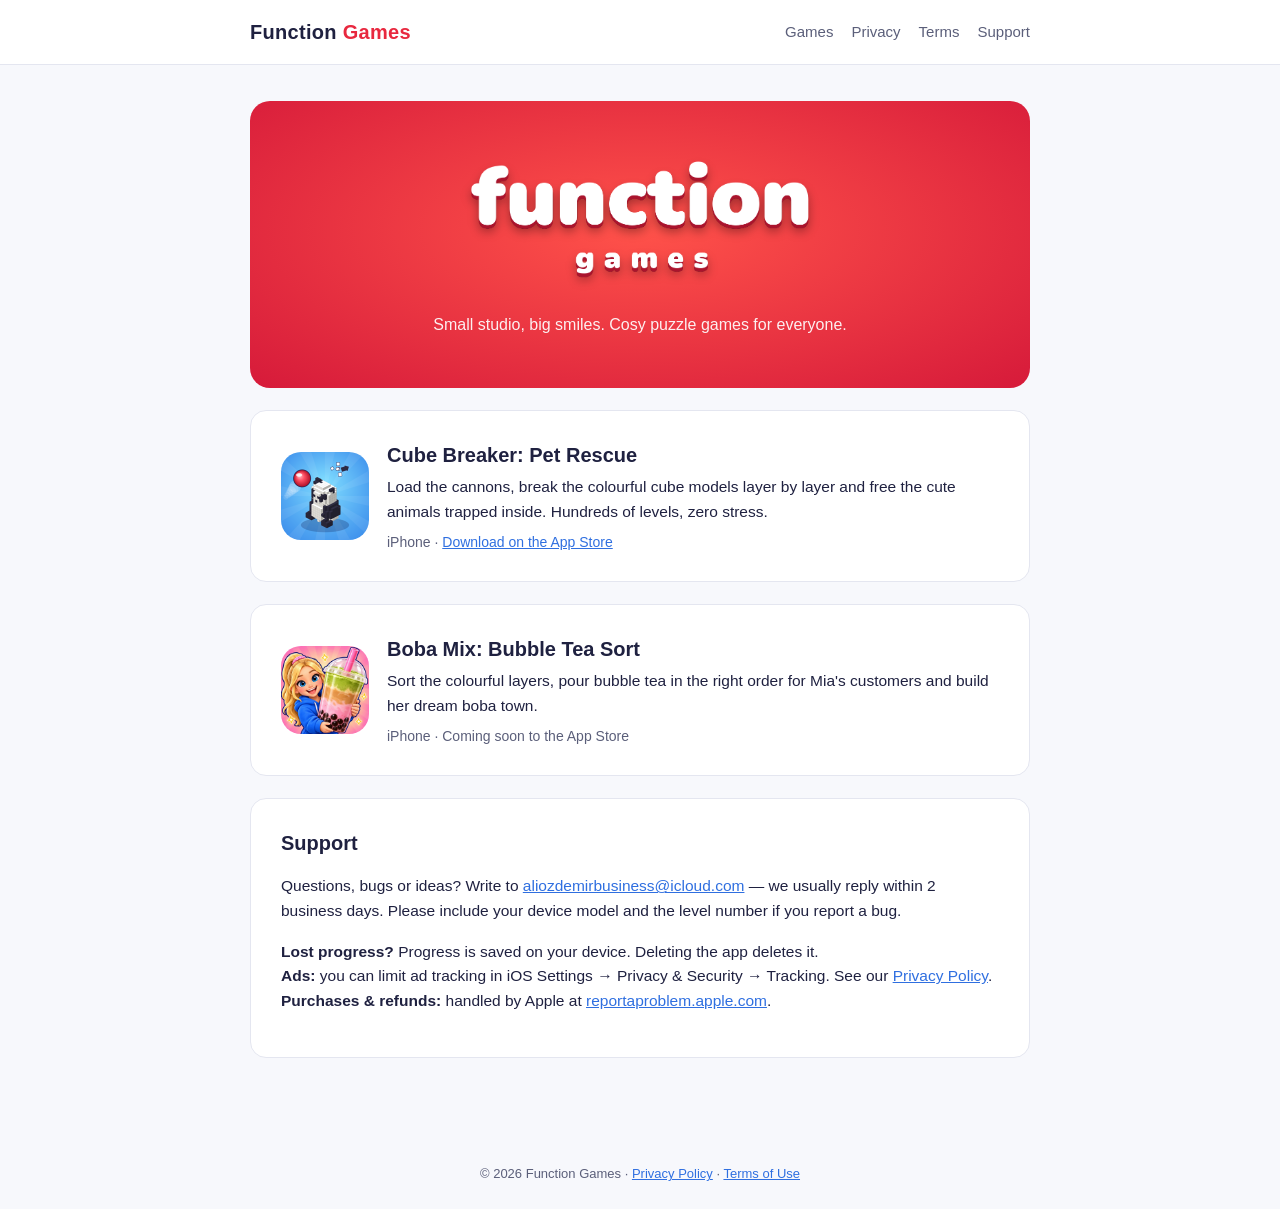
<file: index.html>
<!doctype html>
<html lang="en">
<head>
<meta charset="utf-8">
<meta name="viewport" content="width=device-width, initial-scale=1">
<title>Function Games</title>
<meta name="description" content="Function Games – cosy puzzle games. Makers of Cube Breaker: Pet Rescue and Boba Mix.">
<link rel="stylesheet" href="style.css">
</head>
<body>
<header><div class="wrap"><a class="logo" href="index.html">Function <span>Games</span></a>
<nav><a href="index.html">Games</a><a href="privacy.html">Privacy</a><a href="terms.html">Terms</a><a href="#support">Support</a></nav></div></header>
<main><div class="wrap">
<div class="brandhero">
<img src="wordmark.png" alt="Function Games">
<p>Small studio, big smiles. Cosy puzzle games for everyone.</p>
</div>

<div class="card game">
<img class="ic" src="icon.png" alt="Cube Breaker icon">
<div>
<h2 style="margin:0 0 4px">Cube Breaker: Pet Rescue</h2>
<p style="margin:0">Load the cannons, break the colourful cube models layer by layer and free the cute animals trapped inside. Hundreds of levels, zero stress.</p>
<p class="meta" style="margin:6px 0 0">iPhone · <a href="https://apps.apple.com/app/id6816626234">Download on the App Store</a></p>
</div>
</div>

<div class="card game">
<img class="ic" src="boba_icon.png" alt="Boba Mix icon">
<div>
<h2 style="margin:0 0 4px">Boba Mix: Bubble Tea Sort</h2>
<p style="margin:0">Sort the colourful layers, pour bubble tea in the right order for Mia's customers and build her dream boba town.</p>
<p class="meta" style="margin:6px 0 0">iPhone · Coming soon to the App Store</p>
</div>
</div>

<div class="card" id="support">
<h2 style="margin-top:0">Support</h2>
<p>Questions, bugs or ideas? Write to <a href="mailto:aliozdemirbusiness@icloud.com">aliozdemirbusiness@icloud.com</a> — we usually reply within 2 business days. Please include your device model and the level number if you report a bug.</p>
<p><b>Lost progress?</b> Progress is saved on your device. Deleting the app deletes it.<br>
<b>Ads:</b> you can limit ad tracking in iOS Settings → Privacy &amp; Security → Tracking. See our <a href="privacy.html">Privacy Policy</a>.<br>
<b>Purchases &amp; refunds:</b> handled by Apple at <a href="https://reportaproblem.apple.com">reportaproblem.apple.com</a>.</p>
</div>
</div></main>
<footer>© 2026 Function Games · <a href="privacy.html">Privacy Policy</a> · <a href="terms.html">Terms of Use</a></footer>
</body>
</html>
</file>
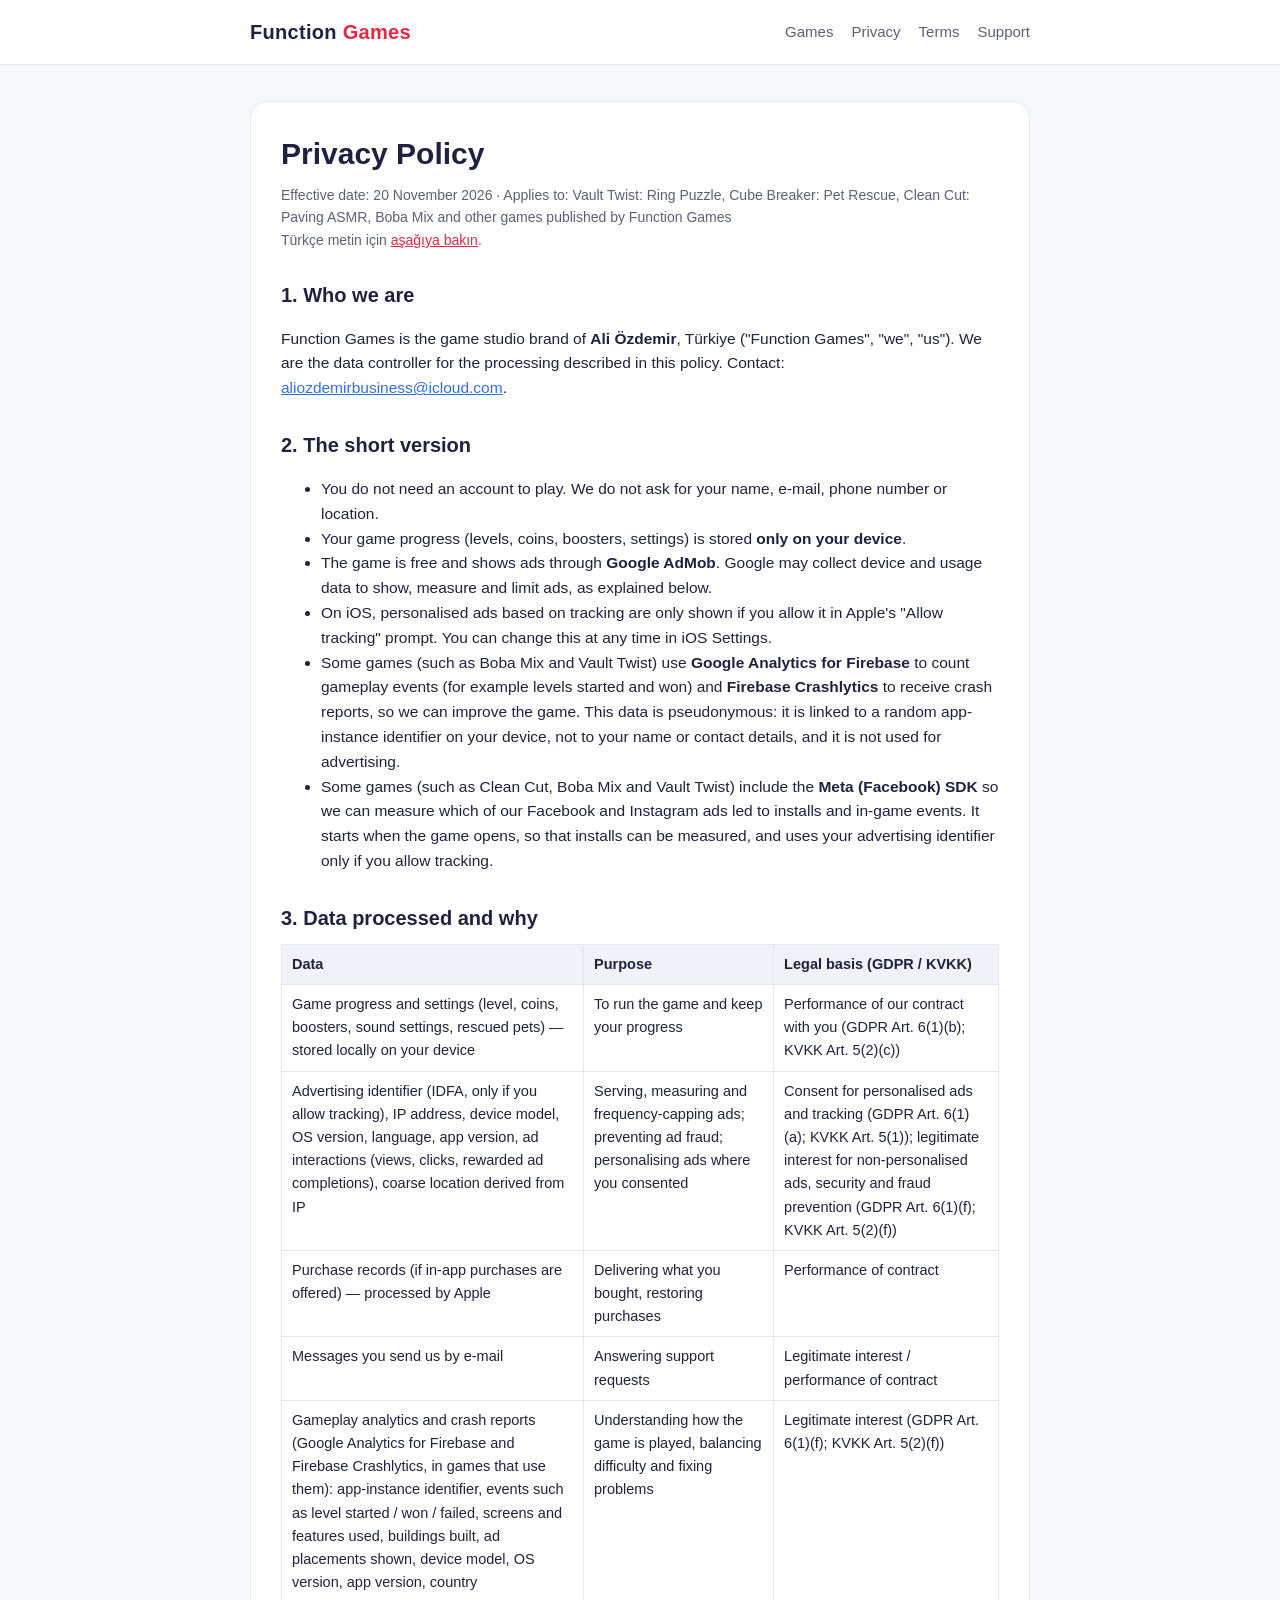
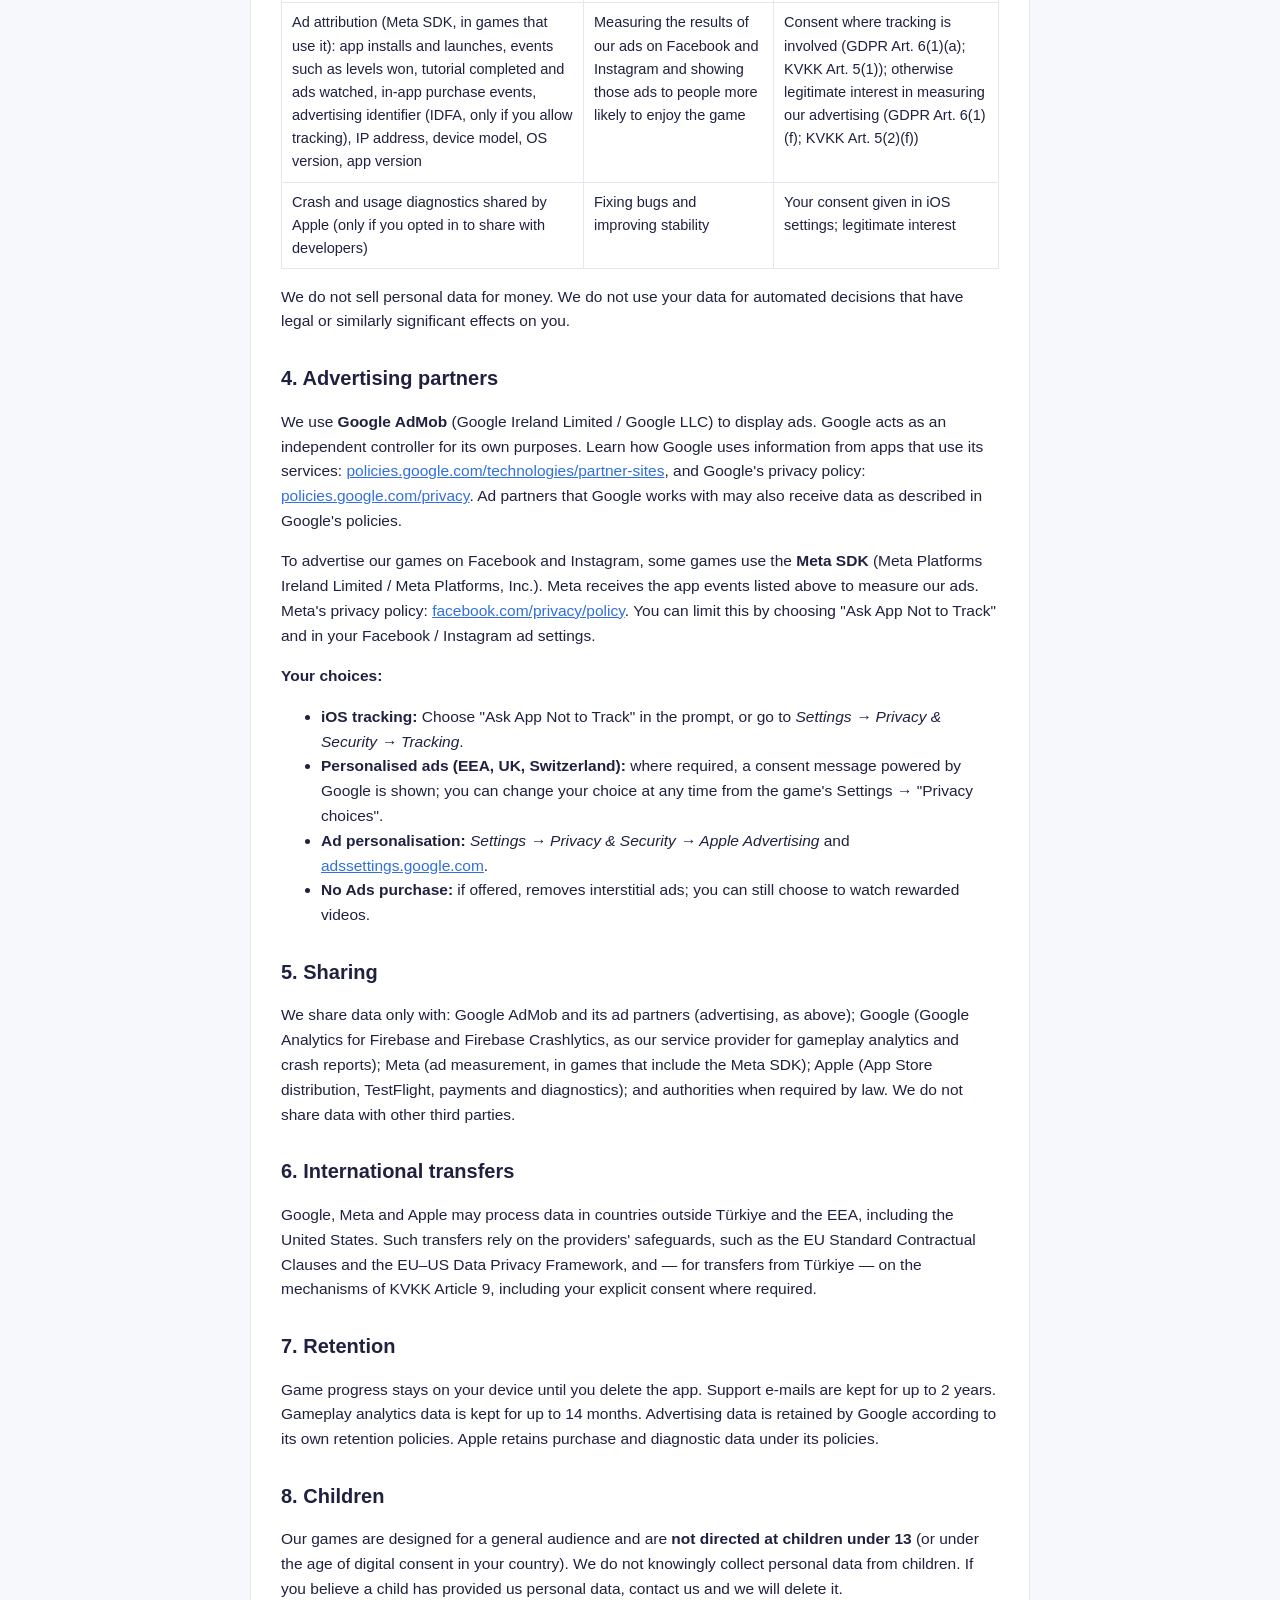
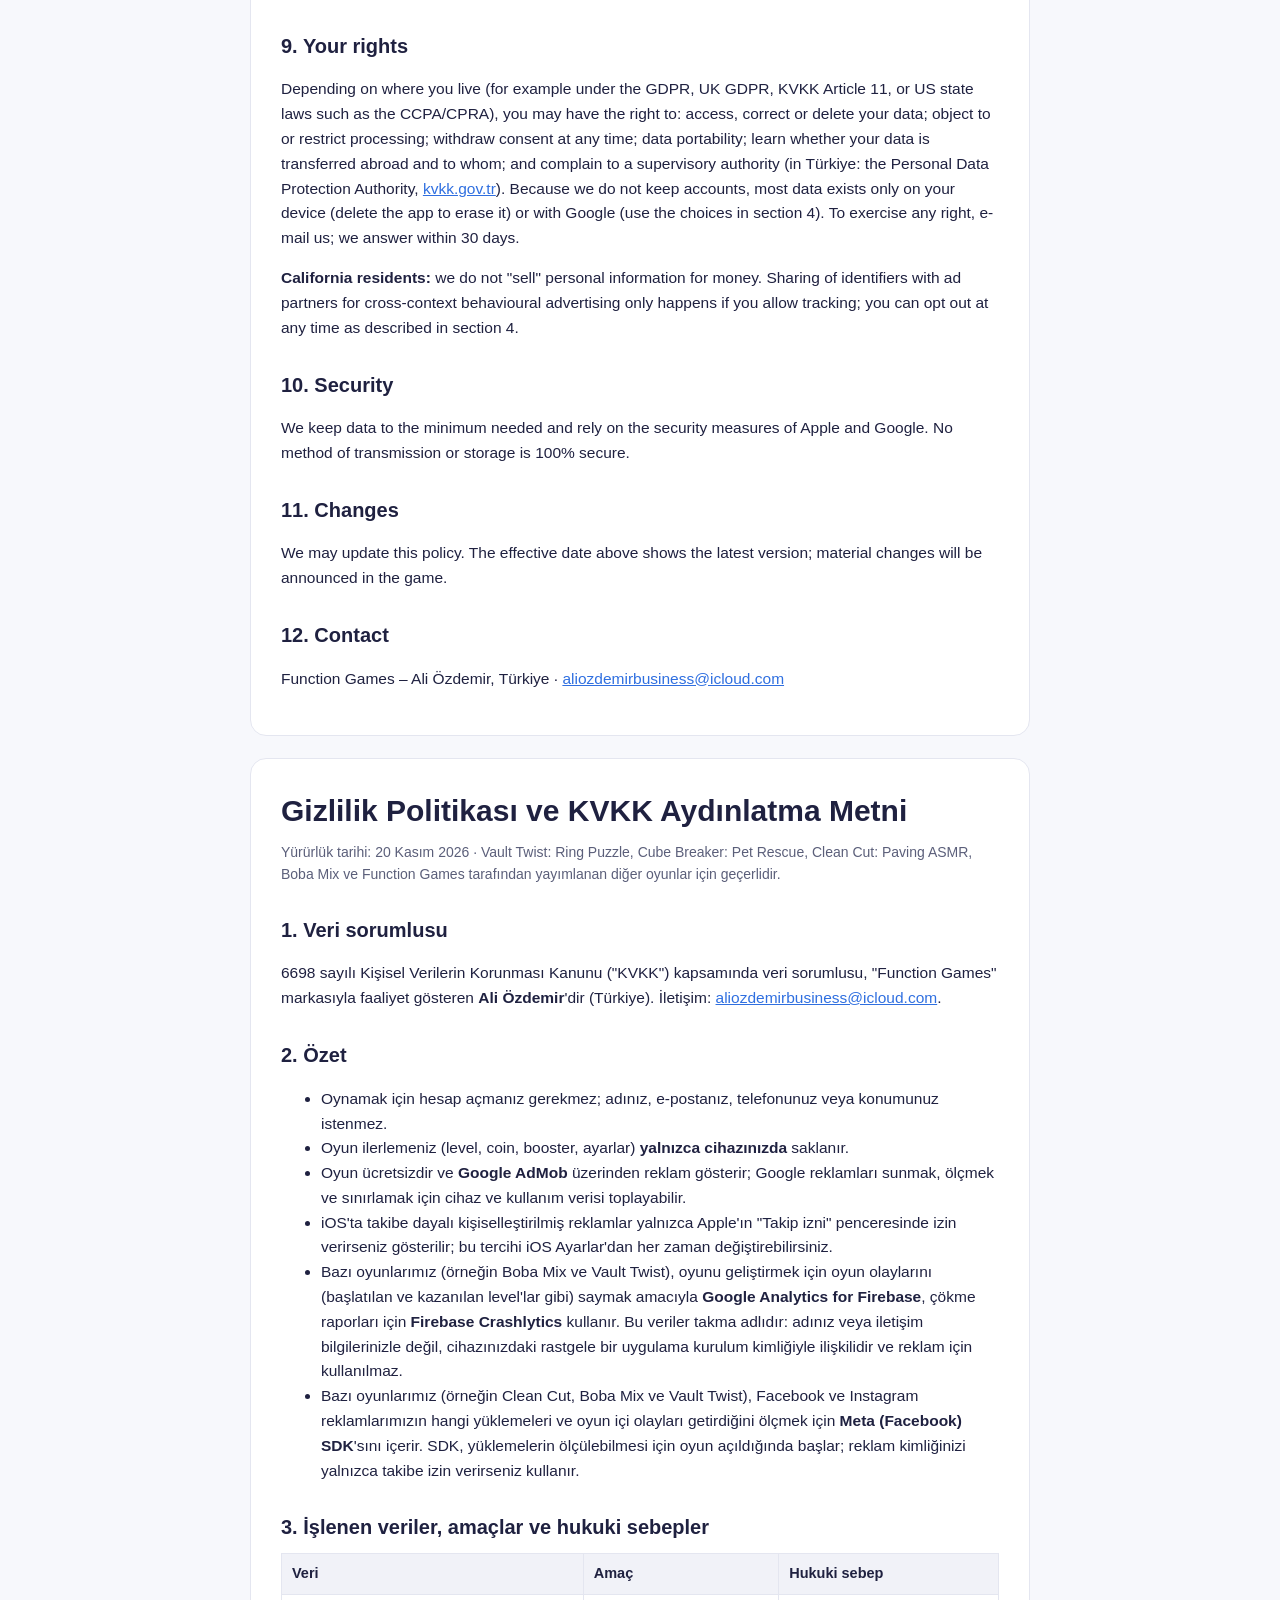
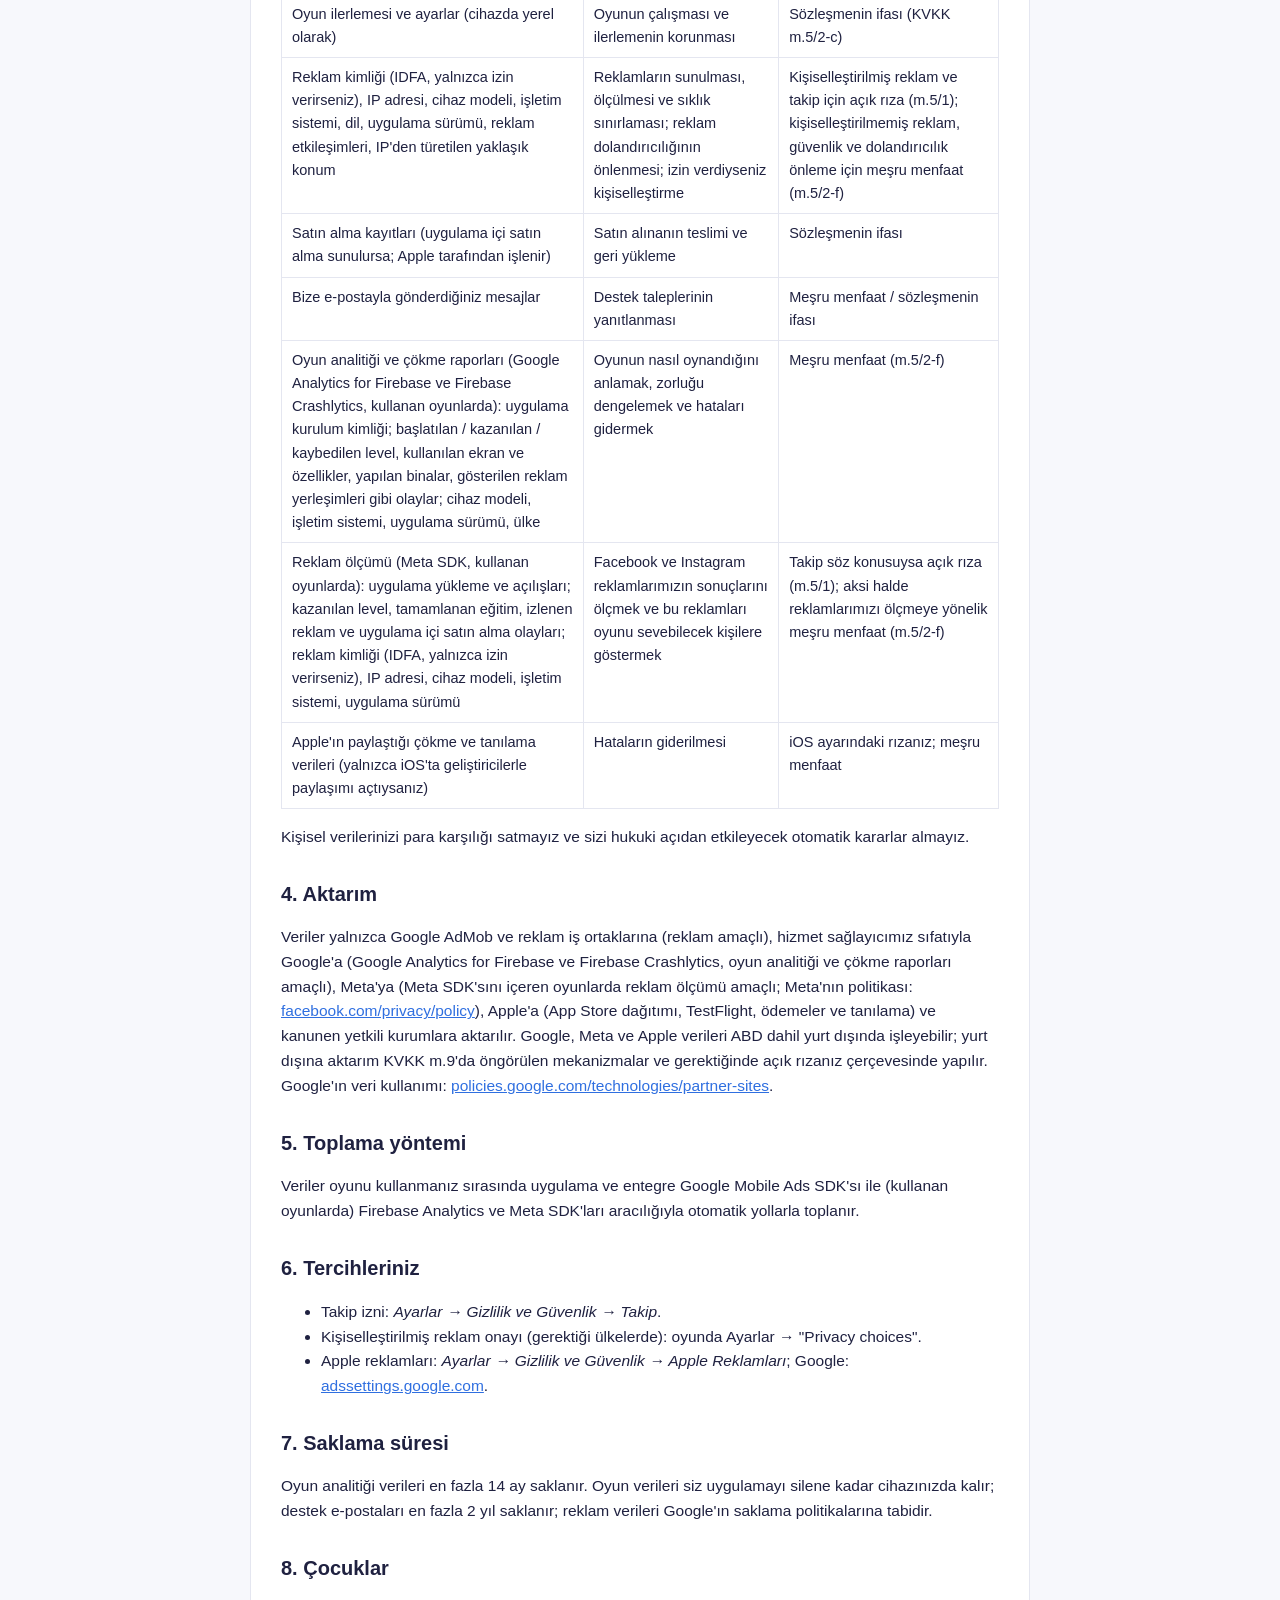
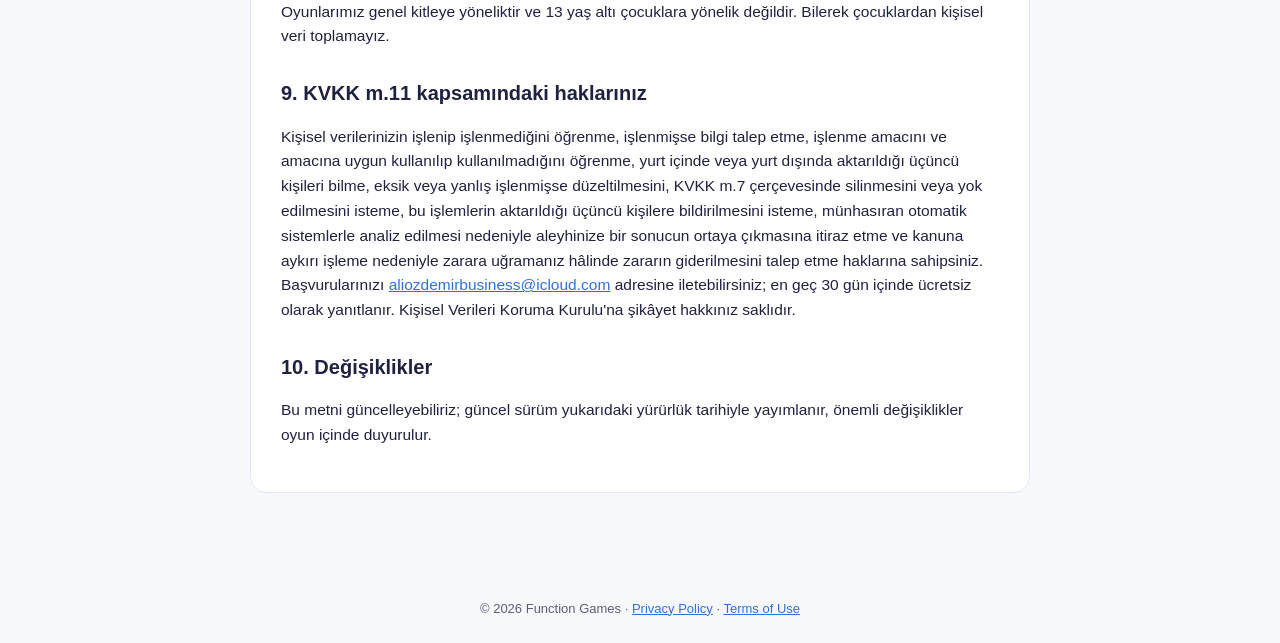
<file: privacy.html>
<!doctype html>
<html lang="en">
<head>
<meta charset="utf-8">
<meta name="viewport" content="width=device-width, initial-scale=1">
<title>Privacy Policy – Function Games</title>
<link rel="stylesheet" href="style.css">
</head>
<body>
<header><div class="wrap"><a class="logo" href="index.html">Function <span>Games</span></a>
<nav><a href="index.html">Games</a><a href="privacy.html">Privacy</a><a href="terms.html">Terms</a><a href="index.html#support">Support</a></nav></div></header>
<main><div class="wrap">

<div class="card" id="en">
<h1>Privacy Policy</h1>
<div class="meta">Effective date: 20 November 2026 · Applies to: Vault Twist: Ring Puzzle, Cube Breaker: Pet Rescue, Clean Cut: Paving ASMR, Boba Mix and other games published by Function Games<br>
<span class="lang">Türkçe metin için <a href="#tr">aşağıya bakın</a>.</span></div>

<h2>1. Who we are</h2>
<p>Function Games is the game studio brand of <b>Ali Özdemir</b>, Türkiye ("Function Games", "we", "us"). We are the data controller for the processing described in this policy. Contact: <a href="mailto:aliozdemirbusiness@icloud.com">aliozdemirbusiness@icloud.com</a>.</p>

<h2>2. The short version</h2>
<ul>
<li>You do not need an account to play. We do not ask for your name, e-mail, phone number or location.</li>
<li>Your game progress (levels, coins, boosters, settings) is stored <b>only on your device</b>.</li>
<li>The game is free and shows ads through <b>Google AdMob</b>. Google may collect device and usage data to show, measure and limit ads, as explained below.</li>
<li>On iOS, personalised ads based on tracking are only shown if you allow it in Apple's "Allow tracking" prompt. You can change this at any time in iOS Settings.</li>
<li>Some games (such as Boba Mix and Vault Twist) use <b>Google Analytics for Firebase</b> to count gameplay events (for example levels started and won) and <b>Firebase Crashlytics</b> to receive crash reports, so we can improve the game. This data is pseudonymous: it is linked to a random app-instance identifier on your device, not to your name or contact details, and it is not used for advertising.</li>
<li>Some games (such as Clean Cut, Boba Mix and Vault Twist) include the <b>Meta (Facebook) SDK</b> so we can measure which of our Facebook and Instagram ads led to installs and in-game events. It starts when the game opens, so that installs can be measured, and uses your advertising identifier only if you allow tracking.</li>
</ul>

<h2>3. Data processed and why</h2>
<table>
<tr><th>Data</th><th>Purpose</th><th>Legal basis (GDPR / KVKK)</th></tr>
<tr><td>Game progress and settings (level, coins, boosters, sound settings, rescued pets) — stored locally on your device</td><td>To run the game and keep your progress</td><td>Performance of our contract with you (GDPR Art. 6(1)(b); KVKK Art. 5(2)(c))</td></tr>
<tr><td>Advertising identifier (IDFA, only if you allow tracking), IP address, device model, OS version, language, app version, ad interactions (views, clicks, rewarded ad completions), coarse location derived from IP</td><td>Serving, measuring and frequency-capping ads; preventing ad fraud; personalising ads where you consented</td><td>Consent for personalised ads and tracking (GDPR Art. 6(1)(a); KVKK Art. 5(1)); legitimate interest for non-personalised ads, security and fraud prevention (GDPR Art. 6(1)(f); KVKK Art. 5(2)(f))</td></tr>
<tr><td>Purchase records (if in-app purchases are offered) — processed by Apple</td><td>Delivering what you bought, restoring purchases</td><td>Performance of contract</td></tr>
<tr><td>Messages you send us by e-mail</td><td>Answering support requests</td><td>Legitimate interest / performance of contract</td></tr>
<tr><td>Gameplay analytics and crash reports (Google Analytics for Firebase and Firebase Crashlytics, in games that use them): app-instance identifier, events such as level started / won / failed, screens and features used, buildings built, ad placements shown, device model, OS version, app version, country</td><td>Understanding how the game is played, balancing difficulty and fixing problems</td><td>Legitimate interest (GDPR Art. 6(1)(f); KVKK Art. 5(2)(f))</td></tr>
<tr><td>Ad attribution (Meta SDK, in games that use it): app installs and launches, events such as levels won, tutorial completed and ads watched, in-app purchase events, advertising identifier (IDFA, only if you allow tracking), IP address, device model, OS version, app version</td><td>Measuring the results of our ads on Facebook and Instagram and showing those ads to people more likely to enjoy the game</td><td>Consent where tracking is involved (GDPR Art. 6(1)(a); KVKK Art. 5(1)); otherwise legitimate interest in measuring our advertising (GDPR Art. 6(1)(f); KVKK Art. 5(2)(f))</td></tr>
<tr><td>Crash and usage diagnostics shared by Apple (only if you opted in to share with developers)</td><td>Fixing bugs and improving stability</td><td>Your consent given in iOS settings; legitimate interest</td></tr>
</table>
<p>We do not sell personal data for money. We do not use your data for automated decisions that have legal or similarly significant effects on you.</p>

<h2>4. Advertising partners</h2>
<p>We use <b>Google AdMob</b> (Google Ireland Limited / Google LLC) to display ads. Google acts as an independent controller for its own purposes. Learn how Google uses information from apps that use its services: <a href="https://policies.google.com/technologies/partner-sites">policies.google.com/technologies/partner-sites</a>, and Google's privacy policy: <a href="https://policies.google.com/privacy">policies.google.com/privacy</a>. Ad partners that Google works with may also receive data as described in Google's policies.</p>
<p>To advertise our games on Facebook and Instagram, some games use the <b>Meta SDK</b> (Meta Platforms Ireland Limited / Meta Platforms, Inc.). Meta receives the app events listed above to measure our ads. Meta's privacy policy: <a href="https://www.facebook.com/privacy/policy">facebook.com/privacy/policy</a>. You can limit this by choosing "Ask App Not to Track" and in your Facebook / Instagram ad settings.</p>
<p><b>Your choices:</b></p>
<ul>
<li><b>iOS tracking:</b> Choose "Ask App Not to Track" in the prompt, or go to <i>Settings → Privacy &amp; Security → Tracking</i>.</li>
<li><b>Personalised ads (EEA, UK, Switzerland):</b> where required, a consent message powered by Google is shown; you can change your choice at any time from the game's Settings → "Privacy choices".</li>
<li><b>Ad personalisation:</b> <i>Settings → Privacy &amp; Security → Apple Advertising</i> and <a href="https://adssettings.google.com">adssettings.google.com</a>.</li>
<li><b>No Ads purchase:</b> if offered, removes interstitial ads; you can still choose to watch rewarded videos.</li>
</ul>

<h2>5. Sharing</h2>
<p>We share data only with: Google AdMob and its ad partners (advertising, as above); Google (Google Analytics for Firebase and Firebase Crashlytics, as our service provider for gameplay analytics and crash reports); Meta (ad measurement, in games that include the Meta SDK); Apple (App Store distribution, TestFlight, payments and diagnostics); and authorities when required by law. We do not share data with other third parties.</p>

<h2>6. International transfers</h2>
<p>Google, Meta and Apple may process data in countries outside Türkiye and the EEA, including the United States. Such transfers rely on the providers' safeguards, such as the EU Standard Contractual Clauses and the EU–US Data Privacy Framework, and — for transfers from Türkiye — on the mechanisms of KVKK Article 9, including your explicit consent where required.</p>

<h2>7. Retention</h2>
<p>Game progress stays on your device until you delete the app. Support e-mails are kept for up to 2 years. Gameplay analytics data is kept for up to 14 months. Advertising data is retained by Google according to its own retention policies. Apple retains purchase and diagnostic data under its policies.</p>

<h2>8. Children</h2>
<p>Our games are designed for a general audience and are <b>not directed at children under 13</b> (or under the age of digital consent in your country). We do not knowingly collect personal data from children. If you believe a child has provided us personal data, contact us and we will delete it.</p>

<h2>9. Your rights</h2>
<p>Depending on where you live (for example under the GDPR, UK GDPR, KVKK Article 11, or US state laws such as the CCPA/CPRA), you may have the right to: access, correct or delete your data; object to or restrict processing; withdraw consent at any time; data portability; learn whether your data is transferred abroad and to whom; and complain to a supervisory authority (in Türkiye: the Personal Data Protection Authority, <a href="https://www.kvkk.gov.tr">kvkk.gov.tr</a>). Because we do not keep accounts, most data exists only on your device (delete the app to erase it) or with Google (use the choices in section 4). To exercise any right, e-mail us; we answer within 30 days.</p>
<p><b>California residents:</b> we do not "sell" personal information for money. Sharing of identifiers with ad partners for cross-context behavioural advertising only happens if you allow tracking; you can opt out at any time as described in section 4.</p>

<h2>10. Security</h2>
<p>We keep data to the minimum needed and rely on the security measures of Apple and Google. No method of transmission or storage is 100% secure.</p>

<h2>11. Changes</h2>
<p>We may update this policy. The effective date above shows the latest version; material changes will be announced in the game.</p>

<h2>12. Contact</h2>
<p>Function Games – Ali Özdemir, Türkiye · <a href="mailto:aliozdemirbusiness@icloud.com">aliozdemirbusiness@icloud.com</a></p>
</div>

<div class="card" id="tr">
<h1>Gizlilik Politikası ve KVKK Aydınlatma Metni</h1>
<div class="meta">Yürürlük tarihi: 20 Kasım 2026 · Vault Twist: Ring Puzzle, Cube Breaker: Pet Rescue, Clean Cut: Paving ASMR, Boba Mix ve Function Games tarafından yayımlanan diğer oyunlar için geçerlidir.</div>

<h2>1. Veri sorumlusu</h2>
<p>6698 sayılı Kişisel Verilerin Korunması Kanunu ("KVKK") kapsamında veri sorumlusu, "Function Games" markasıyla faaliyet gösteren <b>Ali Özdemir</b>'dir (Türkiye). İletişim: <a href="mailto:aliozdemirbusiness@icloud.com">aliozdemirbusiness@icloud.com</a>.</p>

<h2>2. Özet</h2>
<ul>
<li>Oynamak için hesap açmanız gerekmez; adınız, e-postanız, telefonunuz veya konumunuz istenmez.</li>
<li>Oyun ilerlemeniz (level, coin, booster, ayarlar) <b>yalnızca cihazınızda</b> saklanır.</li>
<li>Oyun ücretsizdir ve <b>Google AdMob</b> üzerinden reklam gösterir; Google reklamları sunmak, ölçmek ve sınırlamak için cihaz ve kullanım verisi toplayabilir.</li>
<li>iOS'ta takibe dayalı kişiselleştirilmiş reklamlar yalnızca Apple'ın "Takip izni" penceresinde izin verirseniz gösterilir; bu tercihi iOS Ayarlar'dan her zaman değiştirebilirsiniz.</li>
<li>Bazı oyunlarımız (örneğin Boba Mix ve Vault Twist), oyunu geliştirmek için oyun olaylarını (başlatılan ve kazanılan level'lar gibi) saymak amacıyla <b>Google Analytics for Firebase</b>, çökme raporları için <b>Firebase Crashlytics</b> kullanır. Bu veriler takma adlıdır: adınız veya iletişim bilgilerinizle değil, cihazınızdaki rastgele bir uygulama kurulum kimliğiyle ilişkilidir ve reklam için kullanılmaz.</li>
<li>Bazı oyunlarımız (örneğin Clean Cut, Boba Mix ve Vault Twist), Facebook ve Instagram reklamlarımızın hangi yüklemeleri ve oyun içi olayları getirdiğini ölçmek için <b>Meta (Facebook) SDK</b>'sını içerir. SDK, yüklemelerin ölçülebilmesi için oyun açıldığında başlar; reklam kimliğinizi yalnızca takibe izin verirseniz kullanır.</li>
</ul>

<h2>3. İşlenen veriler, amaçlar ve hukuki sebepler</h2>
<table>
<tr><th>Veri</th><th>Amaç</th><th>Hukuki sebep</th></tr>
<tr><td>Oyun ilerlemesi ve ayarlar (cihazda yerel olarak)</td><td>Oyunun çalışması ve ilerlemenin korunması</td><td>Sözleşmenin ifası (KVKK m.5/2-c)</td></tr>
<tr><td>Reklam kimliği (IDFA, yalnızca izin verirseniz), IP adresi, cihaz modeli, işletim sistemi, dil, uygulama sürümü, reklam etkileşimleri, IP'den türetilen yaklaşık konum</td><td>Reklamların sunulması, ölçülmesi ve sıklık sınırlaması; reklam dolandırıcılığının önlenmesi; izin verdiyseniz kişiselleştirme</td><td>Kişiselleştirilmiş reklam ve takip için açık rıza (m.5/1); kişiselleştirilmemiş reklam, güvenlik ve dolandırıcılık önleme için meşru menfaat (m.5/2-f)</td></tr>
<tr><td>Satın alma kayıtları (uygulama içi satın alma sunulursa; Apple tarafından işlenir)</td><td>Satın alınanın teslimi ve geri yükleme</td><td>Sözleşmenin ifası</td></tr>
<tr><td>Bize e-postayla gönderdiğiniz mesajlar</td><td>Destek taleplerinin yanıtlanması</td><td>Meşru menfaat / sözleşmenin ifası</td></tr>
<tr><td>Oyun analitiği ve çökme raporları (Google Analytics for Firebase ve Firebase Crashlytics, kullanan oyunlarda): uygulama kurulum kimliği; başlatılan / kazanılan / kaybedilen level, kullanılan ekran ve özellikler, yapılan binalar, gösterilen reklam yerleşimleri gibi olaylar; cihaz modeli, işletim sistemi, uygulama sürümü, ülke</td><td>Oyunun nasıl oynandığını anlamak, zorluğu dengelemek ve hataları gidermek</td><td>Meşru menfaat (m.5/2-f)</td></tr>
<tr><td>Reklam ölçümü (Meta SDK, kullanan oyunlarda): uygulama yükleme ve açılışları; kazanılan level, tamamlanan eğitim, izlenen reklam ve uygulama içi satın alma olayları; reklam kimliği (IDFA, yalnızca izin verirseniz), IP adresi, cihaz modeli, işletim sistemi, uygulama sürümü</td><td>Facebook ve Instagram reklamlarımızın sonuçlarını ölçmek ve bu reklamları oyunu sevebilecek kişilere göstermek</td><td>Takip söz konusuysa açık rıza (m.5/1); aksi halde reklamlarımızı ölçmeye yönelik meşru menfaat (m.5/2-f)</td></tr>
<tr><td>Apple'ın paylaştığı çökme ve tanılama verileri (yalnızca iOS'ta geliştiricilerle paylaşımı açtıysanız)</td><td>Hataların giderilmesi</td><td>iOS ayarındaki rızanız; meşru menfaat</td></tr>
</table>
<p>Kişisel verilerinizi para karşılığı satmayız ve sizi hukuki açıdan etkileyecek otomatik kararlar almayız.</p>

<h2>4. Aktarım</h2>
<p>Veriler yalnızca Google AdMob ve reklam iş ortaklarına (reklam amaçlı), hizmet sağlayıcımız sıfatıyla Google'a (Google Analytics for Firebase ve Firebase Crashlytics, oyun analitiği ve çökme raporları amaçlı), Meta'ya (Meta SDK'sını içeren oyunlarda reklam ölçümü amaçlı; Meta'nın politikası: <a href="https://www.facebook.com/privacy/policy">facebook.com/privacy/policy</a>), Apple'a (App Store dağıtımı, TestFlight, ödemeler ve tanılama) ve kanunen yetkili kurumlara aktarılır. Google, Meta ve Apple verileri ABD dahil yurt dışında işleyebilir; yurt dışına aktarım KVKK m.9'da öngörülen mekanizmalar ve gerektiğinde açık rızanız çerçevesinde yapılır. Google'ın veri kullanımı: <a href="https://policies.google.com/technologies/partner-sites">policies.google.com/technologies/partner-sites</a>.</p>

<h2>5. Toplama yöntemi</h2>
<p>Veriler oyunu kullanmanız sırasında uygulama ve entegre Google Mobile Ads SDK'sı ile (kullanan oyunlarda) Firebase Analytics ve Meta SDK'ları aracılığıyla otomatik yollarla toplanır.</p>

<h2>6. Tercihleriniz</h2>
<ul>
<li>Takip izni: <i>Ayarlar → Gizlilik ve Güvenlik → Takip</i>.</li>
<li>Kişiselleştirilmiş reklam onayı (gerektiği ülkelerde): oyunda Ayarlar → "Privacy choices".</li>
<li>Apple reklamları: <i>Ayarlar → Gizlilik ve Güvenlik → Apple Reklamları</i>; Google: <a href="https://adssettings.google.com">adssettings.google.com</a>.</li>
</ul>

<h2>7. Saklama süresi</h2>
<p>Oyun analitiği verileri en fazla 14 ay saklanır. Oyun verileri siz uygulamayı silene kadar cihazınızda kalır; destek e-postaları en fazla 2 yıl saklanır; reklam verileri Google'ın saklama politikalarına tabidir.</p>

<h2>8. Çocuklar</h2>
<p>Oyunlarımız genel kitleye yöneliktir ve 13 yaş altı çocuklara yönelik değildir. Bilerek çocuklardan kişisel veri toplamayız.</p>

<h2>9. KVKK m.11 kapsamındaki haklarınız</h2>
<p>Kişisel verilerinizin işlenip işlenmediğini öğrenme, işlenmişse bilgi talep etme, işlenme amacını ve amacına uygun kullanılıp kullanılmadığını öğrenme, yurt içinde veya yurt dışında aktarıldığı üçüncü kişileri bilme, eksik veya yanlış işlenmişse düzeltilmesini, KVKK m.7 çerçevesinde silinmesini veya yok edilmesini isteme, bu işlemlerin aktarıldığı üçüncü kişilere bildirilmesini isteme, münhasıran otomatik sistemlerle analiz edilmesi nedeniyle aleyhinize bir sonucun ortaya çıkmasına itiraz etme ve kanuna aykırı işleme nedeniyle zarara uğramanız hâlinde zararın giderilmesini talep etme haklarına sahipsiniz. Başvurularınızı <a href="mailto:aliozdemirbusiness@icloud.com">aliozdemirbusiness@icloud.com</a> adresine iletebilirsiniz; en geç 30 gün içinde ücretsiz olarak yanıtlanır. Kişisel Verileri Koruma Kurulu'na şikâyet hakkınız saklıdır.</p>

<h2>10. Değişiklikler</h2>
<p>Bu metni güncelleyebiliriz; güncel sürüm yukarıdaki yürürlük tarihiyle yayımlanır, önemli değişiklikler oyun içinde duyurulur.</p>
</div>

</div></main>
<footer>© 2026 Function Games · <a href="privacy.html">Privacy Policy</a> · <a href="terms.html">Terms of Use</a></footer>
</body>
</html>
</file>
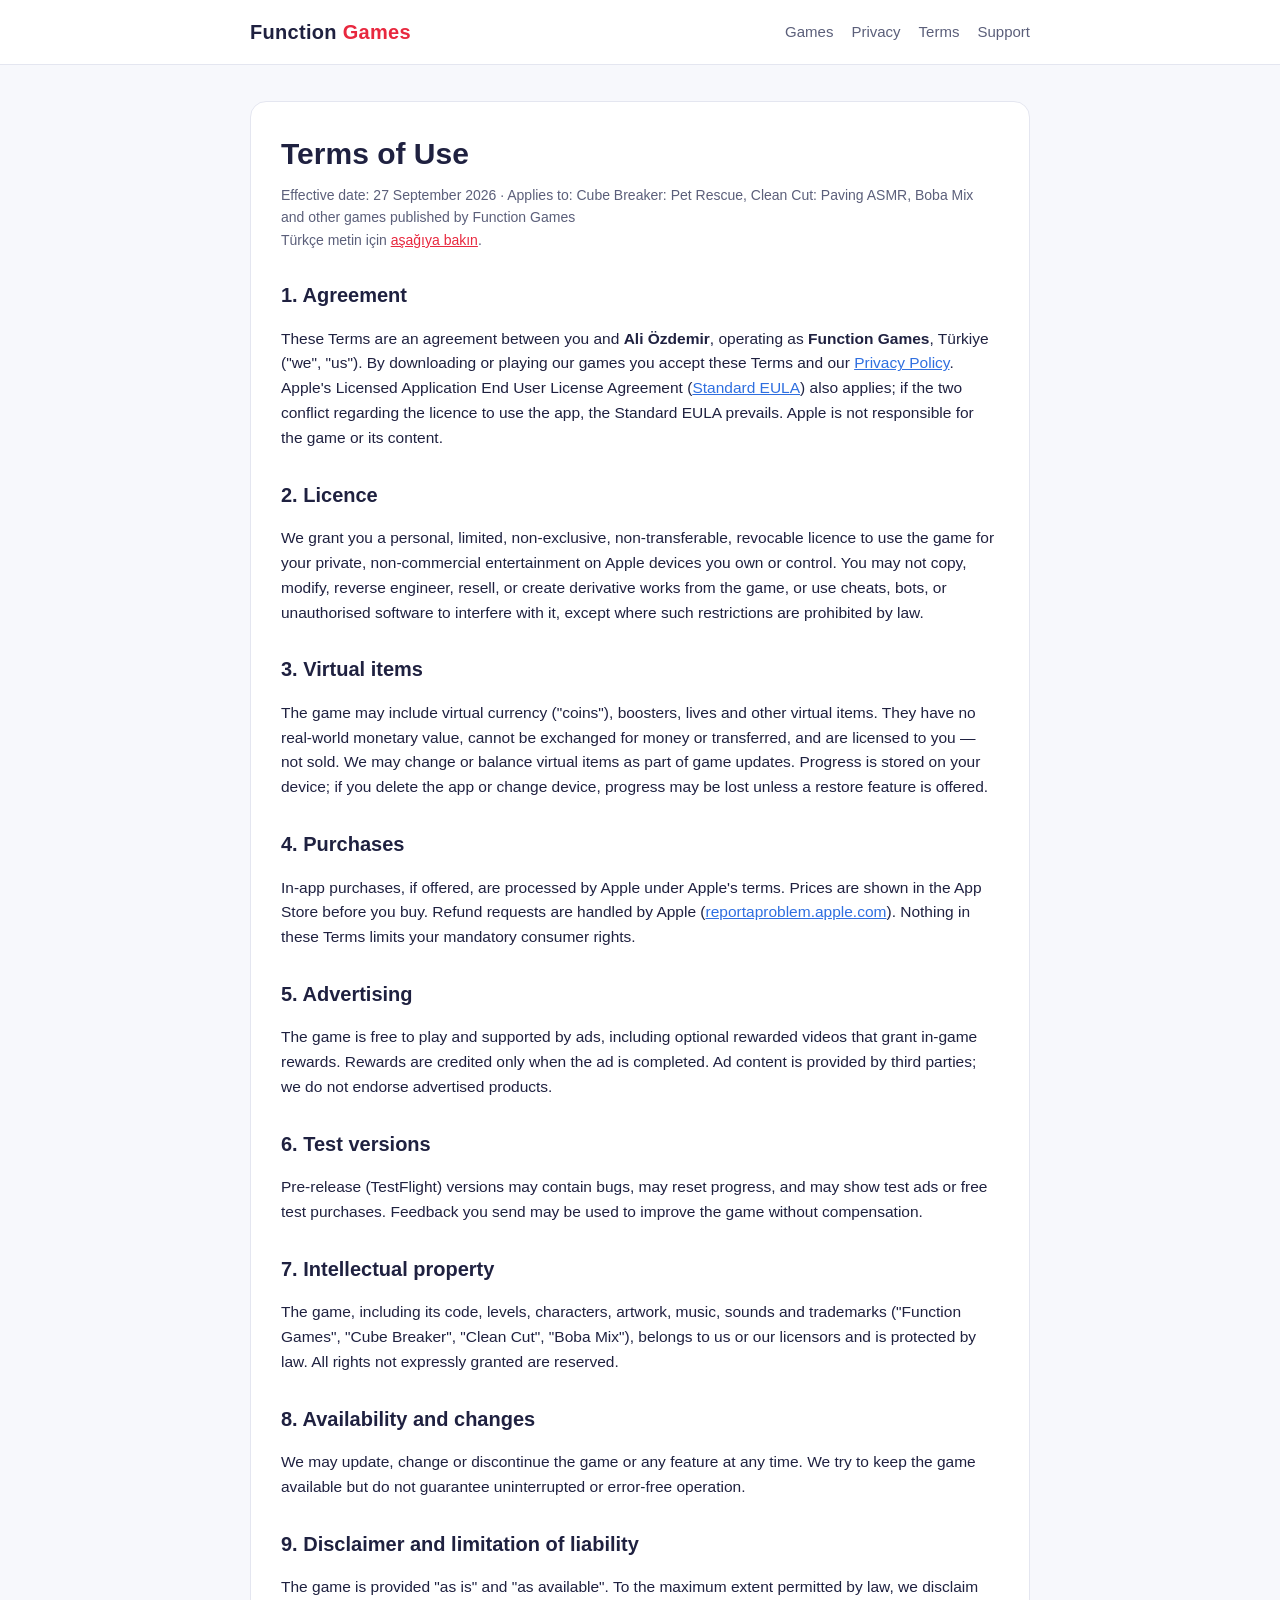
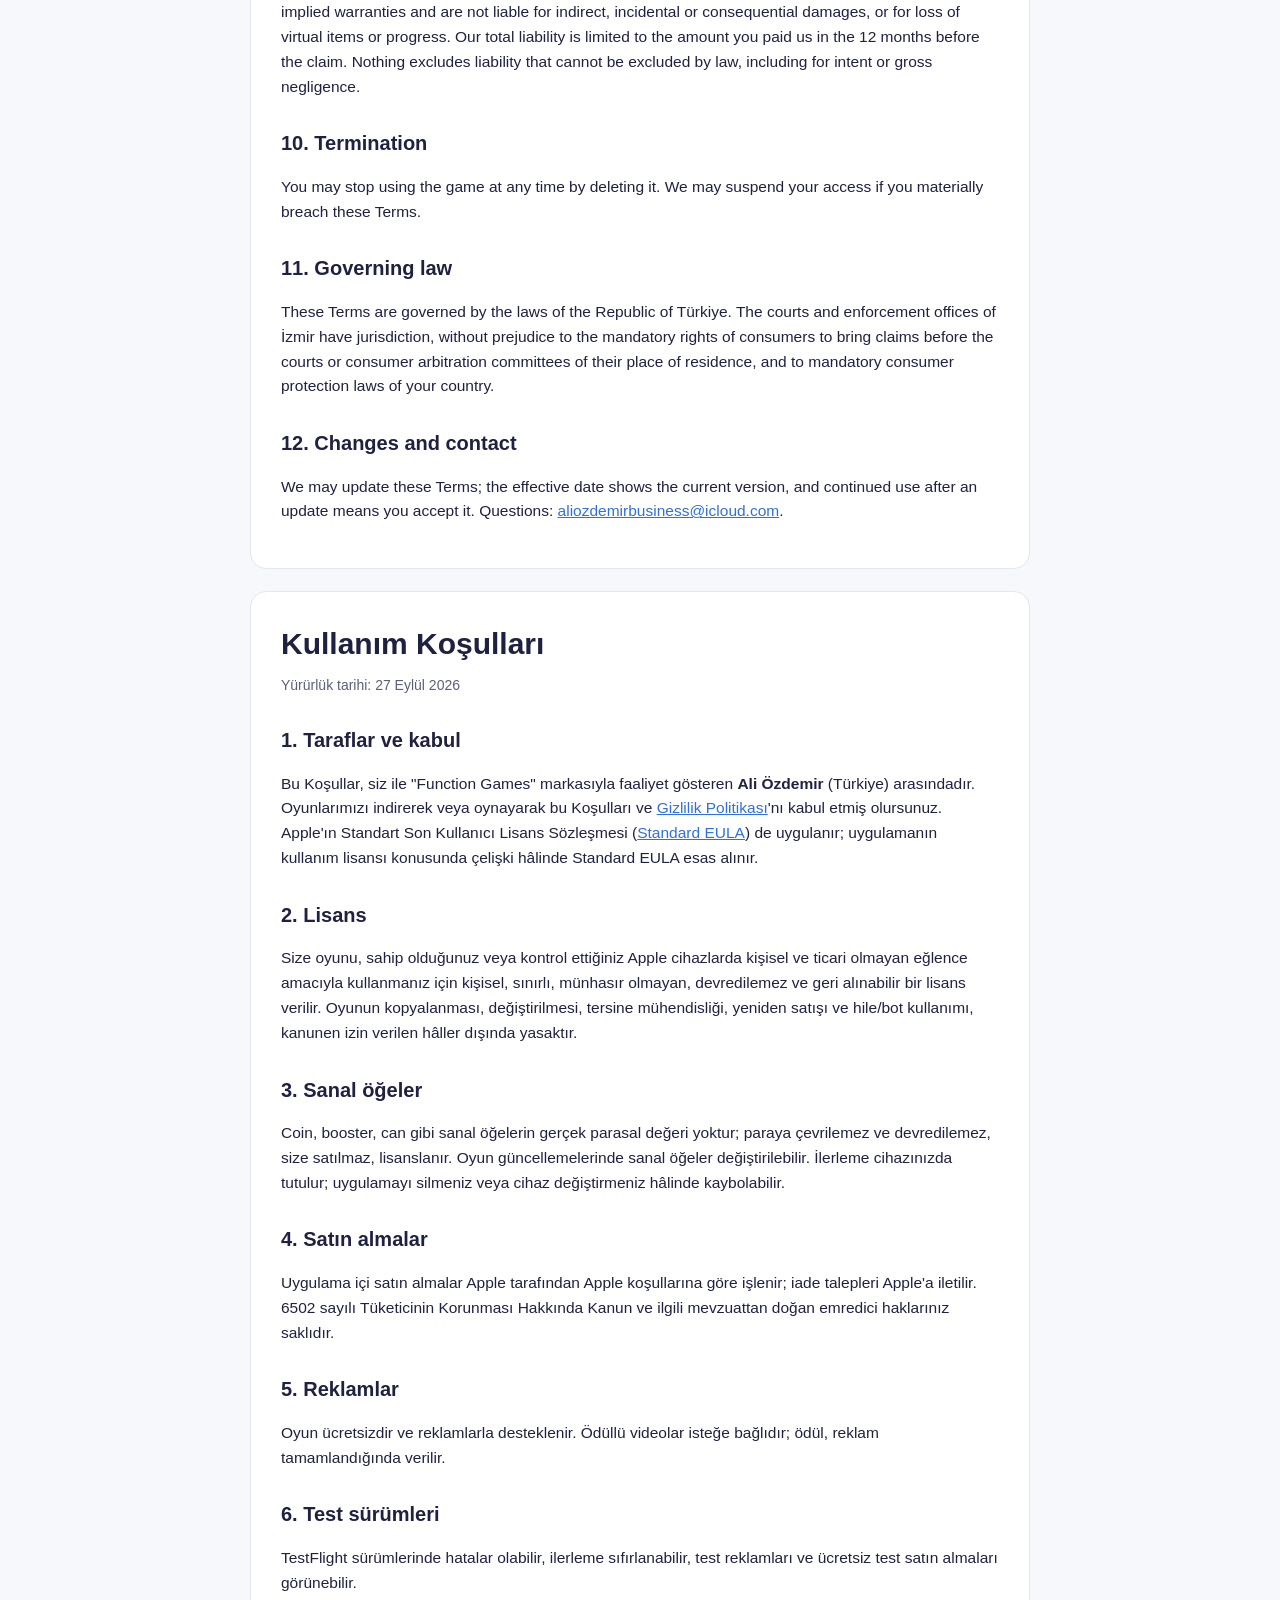
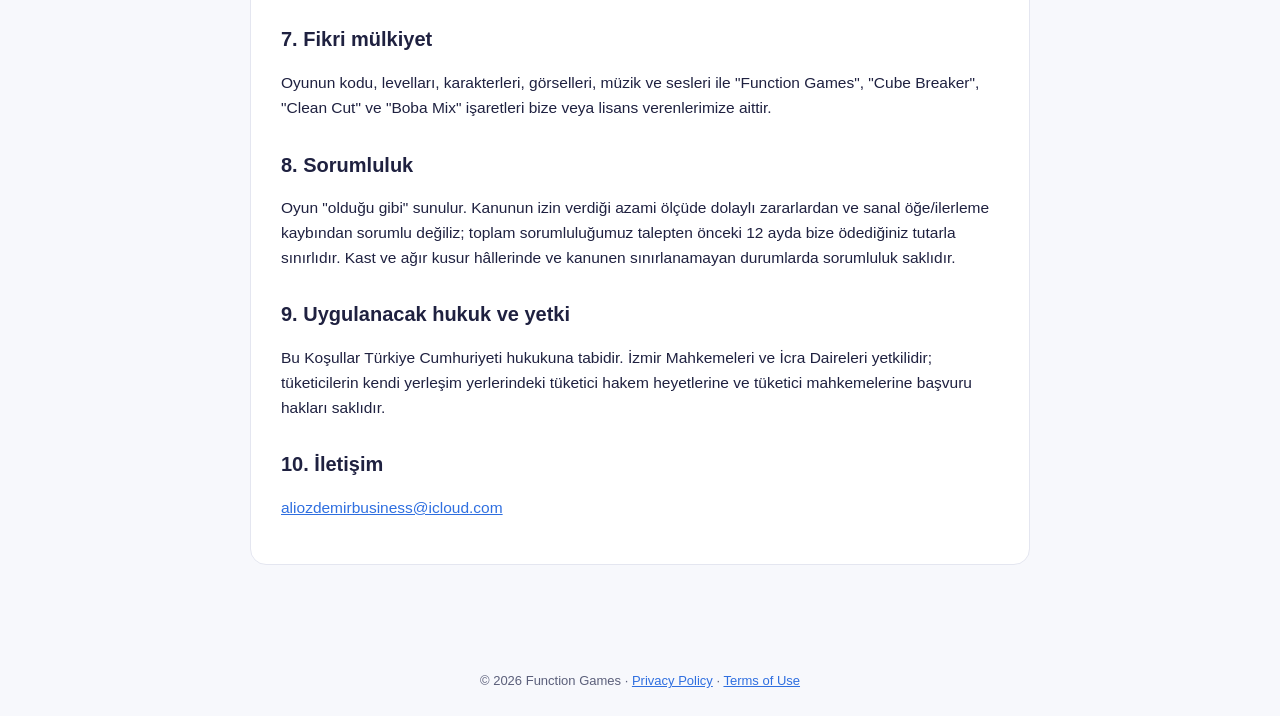
<file: terms.html>
<!doctype html>
<html lang="en">
<head>
<meta charset="utf-8">
<meta name="viewport" content="width=device-width, initial-scale=1">
<title>Terms of Use – Function Games</title>
<link rel="stylesheet" href="style.css">
</head>
<body>
<header><div class="wrap"><a class="logo" href="index.html">Function <span>Games</span></a>
<nav><a href="index.html">Games</a><a href="privacy.html">Privacy</a><a href="terms.html">Terms</a><a href="index.html#support">Support</a></nav></div></header>
<main><div class="wrap">

<div class="card" id="en">
<h1>Terms of Use</h1>
<div class="meta">Effective date: 27 September 2026 · Applies to: Cube Breaker: Pet Rescue, Clean Cut: Paving ASMR, Boba Mix and other games published by Function Games<br>
<span class="lang">Türkçe metin için <a href="#tr">aşağıya bakın</a>.</span></div>

<h2>1. Agreement</h2>
<p>These Terms are an agreement between you and <b>Ali Özdemir</b>, operating as <b>Function Games</b>, Türkiye ("we", "us"). By downloading or playing our games you accept these Terms and our <a href="privacy.html">Privacy Policy</a>. Apple's Licensed Application End User License Agreement (<a href="https://www.apple.com/legal/internet-services/itunes/dev/stdeula/">Standard EULA</a>) also applies; if the two conflict regarding the licence to use the app, the Standard EULA prevails. Apple is not responsible for the game or its content.</p>

<h2>2. Licence</h2>
<p>We grant you a personal, limited, non-exclusive, non-transferable, revocable licence to use the game for your private, non-commercial entertainment on Apple devices you own or control. You may not copy, modify, reverse engineer, resell, or create derivative works from the game, or use cheats, bots, or unauthorised software to interfere with it, except where such restrictions are prohibited by law.</p>

<h2>3. Virtual items</h2>
<p>The game may include virtual currency ("coins"), boosters, lives and other virtual items. They have no real-world monetary value, cannot be exchanged for money or transferred, and are licensed to you — not sold. We may change or balance virtual items as part of game updates. Progress is stored on your device; if you delete the app or change device, progress may be lost unless a restore feature is offered.</p>

<h2>4. Purchases</h2>
<p>In-app purchases, if offered, are processed by Apple under Apple's terms. Prices are shown in the App Store before you buy. Refund requests are handled by Apple (<a href="https://reportaproblem.apple.com">reportaproblem.apple.com</a>). Nothing in these Terms limits your mandatory consumer rights.</p>

<h2>5. Advertising</h2>
<p>The game is free to play and supported by ads, including optional rewarded videos that grant in-game rewards. Rewards are credited only when the ad is completed. Ad content is provided by third parties; we do not endorse advertised products.</p>

<h2>6. Test versions</h2>
<p>Pre-release (TestFlight) versions may contain bugs, may reset progress, and may show test ads or free test purchases. Feedback you send may be used to improve the game without compensation.</p>

<h2>7. Intellectual property</h2>
<p>The game, including its code, levels, characters, artwork, music, sounds and trademarks ("Function Games", "Cube Breaker", "Clean Cut", "Boba Mix"), belongs to us or our licensors and is protected by law. All rights not expressly granted are reserved.</p>

<h2>8. Availability and changes</h2>
<p>We may update, change or discontinue the game or any feature at any time. We try to keep the game available but do not guarantee uninterrupted or error-free operation.</p>

<h2>9. Disclaimer and limitation of liability</h2>
<p>The game is provided "as is" and "as available". To the maximum extent permitted by law, we disclaim implied warranties and are not liable for indirect, incidental or consequential damages, or for loss of virtual items or progress. Our total liability is limited to the amount you paid us in the 12 months before the claim. Nothing excludes liability that cannot be excluded by law, including for intent or gross negligence.</p>

<h2>10. Termination</h2>
<p>You may stop using the game at any time by deleting it. We may suspend your access if you materially breach these Terms.</p>

<h2>11. Governing law</h2>
<p>These Terms are governed by the laws of the Republic of Türkiye. The courts and enforcement offices of İzmir have jurisdiction, without prejudice to the mandatory rights of consumers to bring claims before the courts or consumer arbitration committees of their place of residence, and to mandatory consumer protection laws of your country.</p>

<h2>12. Changes and contact</h2>
<p>We may update these Terms; the effective date shows the current version, and continued use after an update means you accept it. Questions: <a href="mailto:aliozdemirbusiness@icloud.com">aliozdemirbusiness@icloud.com</a>.</p>
</div>

<div class="card" id="tr">
<h1>Kullanım Koşulları</h1>
<div class="meta">Yürürlük tarihi: 27 Eylül 2026</div>

<h2>1. Taraflar ve kabul</h2>
<p>Bu Koşullar, siz ile "Function Games" markasıyla faaliyet gösteren <b>Ali Özdemir</b> (Türkiye) arasındadır. Oyunlarımızı indirerek veya oynayarak bu Koşulları ve <a href="privacy.html#tr">Gizlilik Politikası</a>'nı kabul etmiş olursunuz. Apple'ın Standart Son Kullanıcı Lisans Sözleşmesi (<a href="https://www.apple.com/legal/internet-services/itunes/dev/stdeula/">Standard EULA</a>) de uygulanır; uygulamanın kullanım lisansı konusunda çelişki hâlinde Standard EULA esas alınır.</p>

<h2>2. Lisans</h2>
<p>Size oyunu, sahip olduğunuz veya kontrol ettiğiniz Apple cihazlarda kişisel ve ticari olmayan eğlence amacıyla kullanmanız için kişisel, sınırlı, münhasır olmayan, devredilemez ve geri alınabilir bir lisans verilir. Oyunun kopyalanması, değiştirilmesi, tersine mühendisliği, yeniden satışı ve hile/bot kullanımı, kanunen izin verilen hâller dışında yasaktır.</p>

<h2>3. Sanal öğeler</h2>
<p>Coin, booster, can gibi sanal öğelerin gerçek parasal değeri yoktur; paraya çevrilemez ve devredilemez, size satılmaz, lisanslanır. Oyun güncellemelerinde sanal öğeler değiştirilebilir. İlerleme cihazınızda tutulur; uygulamayı silmeniz veya cihaz değiştirmeniz hâlinde kaybolabilir.</p>

<h2>4. Satın almalar</h2>
<p>Uygulama içi satın almalar Apple tarafından Apple koşullarına göre işlenir; iade talepleri Apple'a iletilir. 6502 sayılı Tüketicinin Korunması Hakkında Kanun ve ilgili mevzuattan doğan emredici haklarınız saklıdır.</p>

<h2>5. Reklamlar</h2>
<p>Oyun ücretsizdir ve reklamlarla desteklenir. Ödüllü videolar isteğe bağlıdır; ödül, reklam tamamlandığında verilir.</p>

<h2>6. Test sürümleri</h2>
<p>TestFlight sürümlerinde hatalar olabilir, ilerleme sıfırlanabilir, test reklamları ve ücretsiz test satın almaları görünebilir.</p>

<h2>7. Fikri mülkiyet</h2>
<p>Oyunun kodu, levelları, karakterleri, görselleri, müzik ve sesleri ile "Function Games", "Cube Breaker", "Clean Cut" ve "Boba Mix" işaretleri bize veya lisans verenlerimize aittir.</p>

<h2>8. Sorumluluk</h2>
<p>Oyun "olduğu gibi" sunulur. Kanunun izin verdiği azami ölçüde dolaylı zararlardan ve sanal öğe/ilerleme kaybından sorumlu değiliz; toplam sorumluluğumuz talepten önceki 12 ayda bize ödediğiniz tutarla sınırlıdır. Kast ve ağır kusur hâllerinde ve kanunen sınırlanamayan durumlarda sorumluluk saklıdır.</p>

<h2>9. Uygulanacak hukuk ve yetki</h2>
<p>Bu Koşullar Türkiye Cumhuriyeti hukukuna tabidir. İzmir Mahkemeleri ve İcra Daireleri yetkilidir; tüketicilerin kendi yerleşim yerlerindeki tüketici hakem heyetlerine ve tüketici mahkemelerine başvuru hakları saklıdır.</p>

<h2>10. İletişim</h2>
<p><a href="mailto:aliozdemirbusiness@icloud.com">aliozdemirbusiness@icloud.com</a></p>
</div>

</div></main>
<footer>© 2026 Function Games · <a href="privacy.html">Privacy Policy</a> · <a href="terms.html">Terms of Use</a></footer>
</body>
</html>
</file>
<file: style.css>
:root{--ink:#1f2140;--muted:#5b5f7a;--brand:#e8283f;--bg:#f7f8fc;--card:#fff;--line:#e4e6f0}
*{box-sizing:border-box}
body{margin:0;font-family:-apple-system,BlinkMacSystemFont,"Segoe UI",Roboto,Helvetica,Arial,sans-serif;background:var(--bg);color:var(--ink);line-height:1.6}
header{background:#fff;border-bottom:1px solid var(--line)}
.wrap{max-width:820px;margin:0 auto;padding:0 20px}
header .wrap{display:flex;align-items:center;justify-content:space-between;height:64px}
.logo{font-weight:800;font-size:20px;letter-spacing:.3px;color:var(--ink);text-decoration:none}
.logo span{color:var(--brand)}
nav a{color:var(--muted);text-decoration:none;margin-left:18px;font-size:15px}
nav a:hover{color:var(--ink)}
main .wrap{padding:36px 20px 60px}
.card{background:var(--card);border:1px solid var(--line);border-radius:16px;padding:28px 30px;margin-bottom:22px}
h1{font-size:30px;margin:0 0 6px}
h2{font-size:20px;margin:28px 0 8px}
h3{font-size:16px;margin:18px 0 6px}
p,li{font-size:15.5px}
.meta{color:var(--muted);font-size:14px;margin-bottom:18px}
table{border-collapse:collapse;width:100%;font-size:14.5px;margin:10px 0}
th,td{border:1px solid var(--line);padding:8px 10px;text-align:left;vertical-align:top}
th{background:#f1f2f8}
.lang{font-size:14px;color:var(--muted)}
.lang a{color:var(--brand)}
footer{color:var(--muted);font-size:13px;text-align:center;padding:24px}
.hero{text-align:center;padding:30px 10px}
.hero h1{font-size:36px}
.game{display:flex;gap:18px;align-items:center}
.game .ic{width:88px;height:88px;border-radius:20px;background:linear-gradient(135deg,#ffd23c,#ff5a3c);flex:none}
a{color:#2f6fe0}
@media(max-width:560px){.card{padding:20px}h1{font-size:25px}nav a{margin-left:12px}}
.brandhero{background:radial-gradient(ellipse at 50% 45%,#ff524a 0%,#d61a3a 100%);border-radius:20px;padding:56px 20px 50px;text-align:center;margin-bottom:22px}
.brandhero img{width:min(360px,80%);height:auto}
.brandhero p{color:#fff;opacity:.92;margin:14px 0 0;font-size:16px}
</file>
